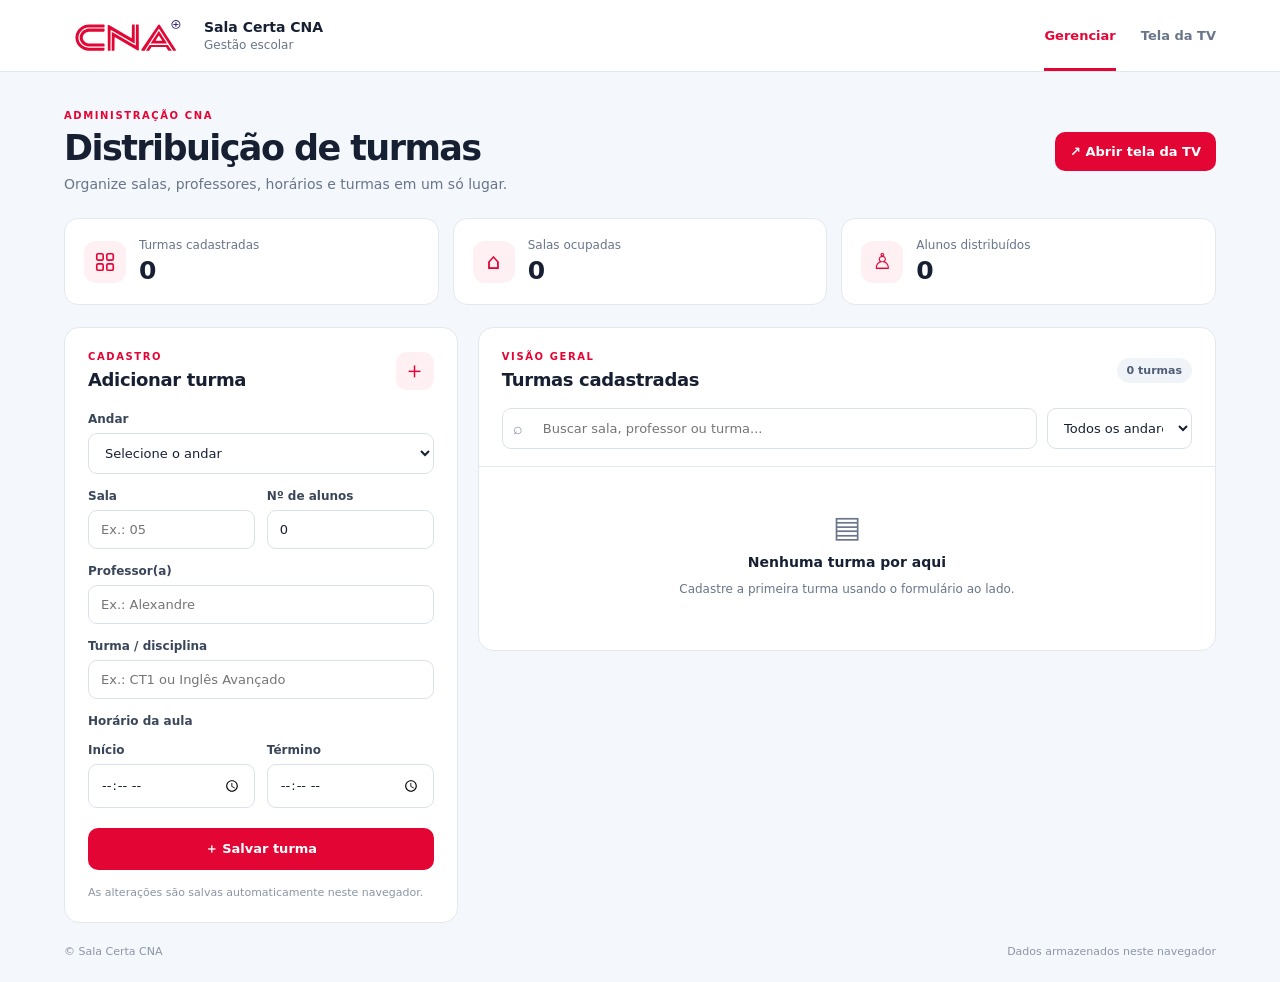
<file: index.html>
<!doctype html>
<html lang="pt-BR">
  <head>
    <meta charset="utf-8">
    <meta name="viewport" content="width=device-width, initial-scale=1">
    <meta name="theme-color" content="#e30635">
    <meta name="description" content="Painel de gerenciamento e distribuição de turmas e salas da CNA.">
    <title>Sala Certa CNA | Gerenciamento de Turmas</title>
    <link rel="icon" type="image/svg+xml" href="assets/cna-logo.svg">
    <link rel="stylesheet" href="style.css">
  </head>
  <body>
    <header class="topbar">
      <a class="brand" href="#admin" aria-label="Sala Certa CNA">
        <span class="brand-mark logo-holder">
          <img src="assets/cna-logo.svg" alt="Logo CNA+">
        </span>
        <span>
          <strong>Sala Certa CNA</strong>
          <small>Gestão escolar</small>
        </span>
      </a>
      <nav class="nav-tabs" aria-label="Navegação principal">
        <a href="#admin" id="adminLink" class="nav-link active">Gerenciar</a>
        <a href="#tv" id="tvLink" class="nav-link">Tela da TV</a>
      </nav>
    </header>
    <main id="adminView" class="page">
      <section class="page-heading">
        <div>
          <p class="eyebrow">ADMINISTRAÇÃO CNA</p>
          <h1>Distribuição de turmas</h1>
          <p class="muted">Organize salas, professores, horários e turmas em um só lugar.</p>
        </div>
        <a class="button button-dark" href="#tv" target="_blank" rel="noopener">↗ Abrir tela da TV</a>
      </section>
      <section class="stats" aria-label="Resumo">
        <article class="stat-card">
          <span class="stat-icon" aria-hidden="true"><svg viewBox="0 0 24 24" width="22" height="22" fill="none" stroke="currentColor" stroke-width="1.8" stroke-linecap="round" stroke-linejoin="round"><rect x="3" y="3" width="7" height="7" rx="1.5"></rect><rect x="14" y="3" width="7" height="7" rx="1.5"></rect><rect x="3" y="14" width="7" height="7" rx="1.5"></rect><rect x="14" y="14" width="7" height="7" rx="1.5"></rect></svg></span>
          <div>
            <span class="stat-label">Turmas cadastradas</span>
            <strong id="totalClasses">0</strong>
          </div>
        </article>
        <article class="stat-card">
          <span class="stat-icon">⌂</span>
          <div>
            <span class="stat-label">Salas ocupadas</span>
            <strong id="totalRooms">0</strong>
          </div>
        </article>
        <article class="stat-card">
          <span class="stat-icon">♙</span>
          <div>
            <span class="stat-label">Alunos distribuídos</span>
            <strong id="totalStudents">0</strong>
          </div>
        </article>
      </section>
      <section class="content-grid">
        <article class="panel form-panel">
          <div class="panel-heading">
            <div>
              <p class="eyebrow">CADASTRO</p>
              <h2 id="formTitle">Adicionar turma</h2>
            </div>
            <span class="heading-icon">＋</span>
          </div>
          <form id="classForm">
            <input type="hidden" id="classId">
            <label for="floor">Andar</label>
            <select id="floor" required>
              <option value="">Selecione o andar</option>
              <option>Térreo</option>
              <option>1º andar</option>
              <option>2º andar</option>
              <option>3º andar</option>
              <option>4º andar</option>
              <option>5º andar</option>
              <option>Outro</option>
            </select>
            <div class="form-row">
              <div>
                <label for="room">Sala</label>
                <input id="room" placeholder="Ex.: 05" required maxlength="20">
              </div>
              <div>
                <label for="students">Nº de alunos</label>
                <input id="students" type="number" min="0" max="999" value="0" required>
              </div>
            </div>
            <label for="teacher">Professor(a)</label>
            <input id="teacher" placeholder="Ex.: Alexandre" required maxlength="80">
            <label for="className">Turma / disciplina</label>
            <input id="className" placeholder="Ex.: CT1 ou Inglês Avançado" required maxlength="100">
            <label>Horário da aula</label>
            <div class="form-row time-row">
              <div>
                <label for="startTime">Início</label>
                <input id="startTime" type="time" required>
              </div>
              <div>
                <label for="endTime">Término</label>
                <input id="endTime" type="time" required>
              </div>
            </div>
            <div id="formError" class="form-error" role="alert" hidden>
            </div>
            <div class="form-actions">
              <button type="submit" class="button button-primary" id="saveButton">＋ Salvar turma</button>
              <button type="button" class="button button-quiet" id="cancelEdit" hidden>Cancelar</button>
            </div>
          </form>
          <p class="form-note">As alterações são salvas automaticamente neste navegador.</p>
        </article>
        <article class="panel list-panel">
          <div class="panel-heading list-heading">
            <div>
              <p class="eyebrow">VISÃO GERAL</p>
              <h2>Turmas cadastradas</h2>
            </div>
            <span id="listCount" class="count-pill">0 turmas</span>
          </div>
          <div class="toolbar">
            <label class="search-box">
              <span aria-hidden="true">⌕</span>
              <input id="searchInput" type="search" placeholder="Buscar sala, professor ou turma..." aria-label="Buscar turmas">
            </label>
            <select id="floorFilter" aria-label="Filtrar por andar">
              <option value="">Todos os andares</option>
            </select>
          </div>
          <div id="classList" class="class-list">
          </div>
          <div id="emptyState" class="empty-state">
            <span class="empty-icon">▤</span>
            <strong>Nenhuma turma por aqui</strong>
            <p>Cadastre a primeira turma usando o formulário ao lado.</p>
          </div>
        </article>
      </section>
      <footer class="page-footer">
        <span>© Sala Certa CNA</span>
        <span>Dados armazenados neste navegador</span>
      </footer>
    </main>
    <main id="tvView" class="tv-view" hidden>
      <header class="tv-header">
        <div class="tv-brand">
          <div>
            <p class="eyebrow">CNA · INFORMAÇÃO ESCOLAR</p>
            <h1>Quadro de Turmas</h1>
          </div>
        </div>
        <div class="tv-clock">
          <strong id="clock">--:--</strong>
          <span id="dateLabel">Carregando data…</span>
        </div>
        <button id="fullscreenButton" class="fullscreen-button" type="button" aria-label="Entrar em tela cheia" title="Tela cheia (Esc para sair)">
          <span aria-hidden="true">⛶</span>
        </button>
      </header>
      <section id="tvContent" class="tv-content">
      </section>
      <footer class="tv-footer">
        <span>Consulte o andar, horário e sala da sua turma</span>
        <span id="tvUpdated">Atualizado agora</span>
      </footer>
    </main>
    <script src="app.js">
    </script>
  </body>
</html>
</file>
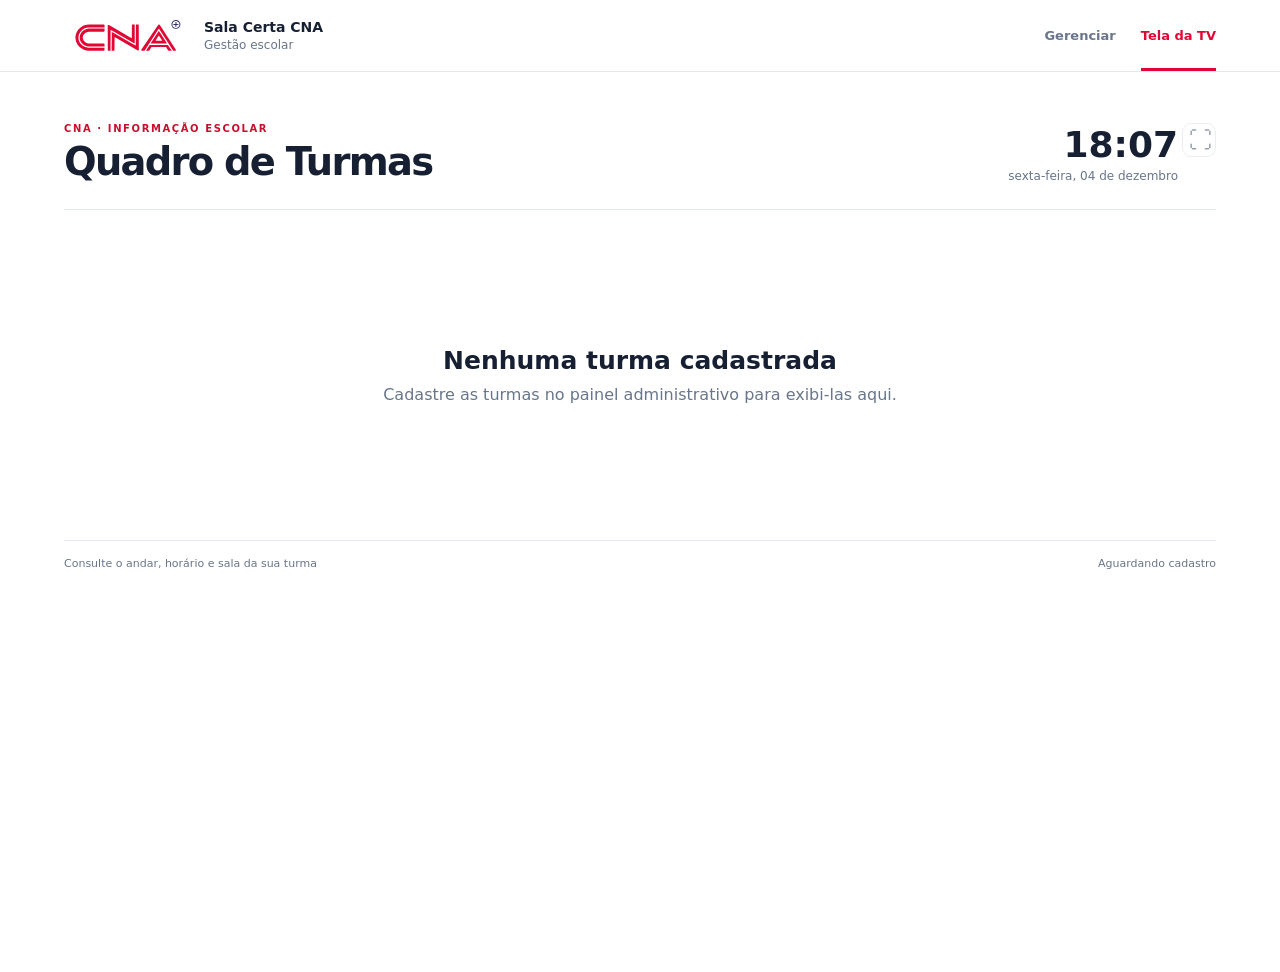
<file: view/index.html>
<!doctype html>
<html lang="pt-BR">
  <head>
    <meta charset="utf-8">
    <meta name="viewport" content="width=device-width, initial-scale=1">
    <meta name="theme-color" content="#e30635">
    <meta name="description" content="Painel de gerenciamento e distribuição de turmas e salas da CNA.">
    <title>Sala Certa CNA | Quadro de Turmas</title>
    <link rel="icon" type="image/svg+xml" href="../assets/cna-logo.svg">
    <link rel="stylesheet" href="../style.css">
  </head>
  <body>
    <header class="topbar">
      <a class="brand" href="#admin" aria-label="Sala Certa CNA">
        <span class="brand-mark logo-holder">
          <img src="../assets/cna-logo.svg" alt="Logo CNA+">
        </span>
        <span>
          <strong>Sala Certa CNA</strong>
          <small>Gestão escolar</small>
        </span>
      </a>
      <nav class="nav-tabs" aria-label="Navegação principal">
        <a href="#admin" id="adminLink" class="nav-link active">Gerenciar</a>
        <a href="#tv" id="tvLink" class="nav-link">Tela da TV</a>
      </nav>
    </header>
    <main id="adminView" class="page">
      <section class="page-heading">
        <div>
          <p class="eyebrow">ADMINISTRAÇÃO CNA</p>
          <h1>Distribuição de turmas</h1>
          <p class="muted">Organize salas, professores, horários e turmas em um só lugar.</p>
        </div>
        <a class="button button-dark" href="#tv" target="_blank" rel="noopener">↗ Abrir tela da TV</a>
      </section>
      <section class="stats" aria-label="Resumo">
        <article class="stat-card">
          <span class="stat-icon">▦</span>
          <div>
            <span class="stat-label">Turmas cadastradas</span>
            <strong id="totalClasses">0</strong>
          </div>
        </article>
        <article class="stat-card">
          <span class="stat-icon">⌂</span>
          <div>
            <span class="stat-label">Salas ocupadas</span>
            <strong id="totalRooms">0</strong>
          </div>
        </article>
        <article class="stat-card">
          <span class="stat-icon">♙</span>
          <div>
            <span class="stat-label">Alunos distribuídos</span>
            <strong id="totalStudents">0</strong>
          </div>
        </article>
      </section>
      <section class="content-grid">
        <article class="panel form-panel">
          <div class="panel-heading">
            <div>
              <p class="eyebrow">CADASTRO</p>
              <h2 id="formTitle">Adicionar turma</h2>
            </div>
            <span class="heading-icon">＋</span>
          </div>
          <form id="classForm">
            <input type="hidden" id="classId">
            <label for="floor">Andar</label>
            <select id="floor" required>
              <option value="">Selecione o andar</option>
              <option>Térreo</option>
              <option>1º andar</option>
              <option>2º andar</option>
              <option>3º andar</option>
              <option>4º andar</option>
              <option>5º andar</option>
              <option>Outro</option>
            </select>
            <div class="form-row">
              <div>
                <label for="room">Sala</label>
                <input id="room" placeholder="Ex.: 05" required maxlength="20">
              </div>
              <div>
                <label for="students">Nº de alunos</label>
                <input id="students" type="number" min="0" max="999" value="0" required>
              </div>
            </div>
            <label for="teacher">Professor(a)</label>
            <input id="teacher" placeholder="Ex.: Alexandre" required maxlength="80">
            <label for="className">Turma / disciplina</label>
            <input id="className" placeholder="Ex.: CT1 ou Inglês Avançado" required maxlength="100">
            <label>Horário da aula</label>
            <div class="form-row time-row">
              <div>
                <label for="startTime">Início</label>
                <input id="startTime" type="time" required>
              </div>
              <div>
                <label for="endTime">Término</label>
                <input id="endTime" type="time" required>
              </div>
            </div>
            <div id="formError" class="form-error" role="alert" hidden>
            </div>
            <div class="form-actions">
              <button type="submit" class="button button-primary" id="saveButton">＋ Salvar turma</button>
              <button type="button" class="button button-quiet" id="cancelEdit" hidden>Cancelar</button>
            </div>
          </form>
          <p class="form-note">As alterações são salvas automaticamente neste navegador.</p>
        </article>
        <article class="panel list-panel">
          <div class="panel-heading list-heading">
            <div>
              <p class="eyebrow">VISÃO GERAL</p>
              <h2>Turmas cadastradas</h2>
            </div>
            <span id="listCount" class="count-pill">0 turmas</span>
          </div>
          <div class="toolbar">
            <label class="search-box">
              <span aria-hidden="true">⌕</span>
              <input id="searchInput" type="search" placeholder="Buscar sala, professor ou turma..." aria-label="Buscar turmas">
            </label>
            <select id="floorFilter" aria-label="Filtrar por andar">
              <option value="">Todos os andares</option>
            </select>
          </div>
          <div id="classList" class="class-list">
          </div>
          <div id="emptyState" class="empty-state">
            <span class="empty-icon">▤</span>
            <strong>Nenhuma turma por aqui</strong>
            <p>Cadastre a primeira turma usando o formulário ao lado.</p>
          </div>
        </article>
      </section>
      <footer class="page-footer">
        <span>© Sala Certa CNA</span>
        <span>Dados armazenados neste navegador</span>
      </footer>
    </main>
    <main id="tvView" class="tv-view" hidden>
      <header class="tv-header">
        <div class="tv-brand">
          <div>
            <p class="eyebrow">CNA · INFORMAÇÃO ESCOLAR</p>
            <h1>Quadro de Turmas</h1>
          </div>
        </div>
        <div class="tv-clock">
          <strong id="clock">--:--</strong>
          <span id="dateLabel">Carregando data…</span>
        </div>
        <button id="fullscreenButton" class="fullscreen-button" type="button" aria-label="Entrar em tela cheia" title="Tela cheia (Esc para sair)">
          <span aria-hidden="true">⛶</span>
        </button>
      </header>
      <section id="tvContent" class="tv-content">
      </section>
      <footer class="tv-footer">
        <span>Consulte o andar, horário e sala da sua turma</span>
        <span id="tvUpdated">Atualizado agora</span>
      </footer>
    </main>
    <script src="../app.js">
    </script>
  </body>
</html>
</file>
<file: style.css>
:root {
  font-family: Inter,system-ui,-apple-system,"Segoe UI",sans-serif;
  color: #172033;
  background: #f4f7fb;
  --blue: #e30635;
  --navy: #302d74;
  --muted: #68758a;
  --line: #e3e8ef;
}
* {
  box-sizing: border-box;
}
body {
  margin: 0;
  min-height: 100vh;
}
button,input,select {
  font: inherit;
}
a {
  color: inherit;
  text-decoration: none;
}
[hidden] {
  display: none!important;
}
.topbar {
  height: 72px;
  padding: 0 clamp(16px,5vw,72px);
  display: flex;
  align-items: center;
  justify-content: space-between;
  background: #fff;
  border-bottom: 1px solid var(--line);
}
.brand,.tv-brand {
  display: flex;
  align-items: center;
  gap: 12px;
}
.brand-mark {
  width: 42px;
  height: 42px;
  display: grid;
  place-items: center;
  background: var(--blue);
  color: #fff;
  border-radius: 12px;
  font-weight: 850;
}
.brand strong,.brand small {
  display: block;
}
.brand strong {
  font-size: 14px;
}
.brand small {
  font-size: 12px;
  color: var(--muted);
  margin-top: 3px;
}
.nav-tabs {
  height: 100%;
  display: flex;
  gap: 25px;
}
.nav-link {
  display: flex;
  align-items: center;
  position: relative;
  color: var(--muted);
  font-size: 13px;
  font-weight: 700;
}
.nav-link.active {
  color: var(--blue);
}
.nav-link.active:after {
  content: "";
  height: 3px;
  position: absolute;
  bottom: 0;
  left: 0;
  right: 0;
  background: var(--blue);
}
.page {
  max-width: 1400px;
  margin: auto;
  padding: 38px clamp(16px,5vw,72px) 24px;
}
.page-heading {
  display: flex;
  align-items: center;
  justify-content: space-between;
  gap: 18px;
  margin-bottom: 26px;
}
.eyebrow {
  margin: 0 0 7px;
  font-size: 10px;
  letter-spacing: .16em;
  font-weight: 850;
  color: var(--blue);
}
h1 {
  font-size: clamp(25px,3vw,35px);
  letter-spacing: -.045em;
  margin: 0 0 8px;
}
h2 {
  font-size: 18px;
  margin: 0;
  letter-spacing: -.02em;
}
.muted {
  margin: 0;
  color: var(--muted);
  font-size: 14px;
}
.button {
  border: 0;
  border-radius: 10px;
  padding: 12px 15px;
  display: inline-flex;
  justify-content: center;
  align-items: center;
  font-size: 13px;
  font-weight: 750;
  cursor: pointer;
}
.button-dark {
  background: var(--blue);
  color: #fff;
}
.button-primary {
  background: var(--blue);
  color: #fff;
}
.button-quiet {
  background: #eef1f6;
  color: var(--muted);
}
.stats {
  display: grid;
  grid-template-columns: repeat(3,1fr);
  gap: 14px;
  margin-bottom: 22px;
}
.stat-card {
  display: flex;
  align-items: center;
  gap: 13px;
  padding: 19px;
  background: #fff;
  border: 1px solid var(--line);
  border-radius: 14px;
}
.stat-icon {
  display: grid;
  place-items: center;
  width: 42px;
  height: 42px;
  background: #fff0f3;
  color: var(--blue);
  border-radius: 12px;
  font-size: 22px;
}
.stat-label {
  display: block;
  color: var(--muted);
  font-size: 12px;
  margin-bottom: 4px;
}
.stat-card strong {
  font-size: 25px;
}
.content-grid {
  display: grid;
  grid-template-columns: minmax(280px,.8fr) minmax(0,1.5fr);
  gap: 20px;
  align-items: start;
}
.panel {
  background: #fff;
  border: 1px solid var(--line);
  border-radius: 15px;
  overflow: hidden;
}
.form-panel {
  padding: 23px;
}
.panel-heading {
  display: flex;
  align-items: center;
  justify-content: space-between;
  gap: 12px;
  margin-bottom: 22px;
}
.heading-icon {
  display: grid;
  place-items: center;
  width: 38px;
  height: 38px;
  border-radius: 11px;
  background: #fff0f3;
  color: var(--blue);
  font-size: 23px;
}
form label {
  display: block;
  margin: 15px 0 7px;
  font-size: 12px;
  font-weight: 750;
  color: #39465a;
}
input,select {
  width: 100%;
  min-width: 0;
  padding: 11px 12px;
  border: 1px solid #dbe1eb;
  border-radius: 9px;
  background: #fff;
  color: #172033;
  font-size: 13px;
  outline: none;
}
input: focus,select:focus {;
  border-color: #ef8095;
  box-shadow: 0 0 0 3px #fff0f3;
}
.form-row {
  display: grid;
  grid-template-columns: 1fr 1fr;
  gap: 12px;
}
.form-actions {
  display: flex;
  gap: 8px;
  margin-top: 20px;
}
.form-actions .button-primary {
  flex: 1;
}
.form-note {
  font-size: 11px;
  color: #8a95a6;
  margin: 16px 0 0;
}
.form-error {
  margin-top: 12px;
  padding: 10px;
  background: #fff0ef;
  color: #b42318;
  border-radius: 8px;
  font-size: 12px;
}
.list-heading {
  padding: 23px 23px 0;
  margin-bottom: 18px;
}
.count-pill {
  padding: 6px 10px;
  border-radius: 20px;
  background: #f0f3f8;
  color: #4e5e76;
  font-size: 11px;
  font-weight: 750;
}
.toolbar {
  display: flex;
  gap: 10px;
  padding: 0 23px 17px;
  border-bottom: 1px solid var(--line);
}
.search-box {
  display: flex;
  align-items: center;
  gap: 8px;
  flex: 1;
  padding-left: 10px;
  border: 1px solid #dbe1eb;
  border-radius: 9px;
  color: #8792a4;
}
.search-box input {
  border: 0;
  box-shadow: none!important;
}
.toolbar select {
  width: 145px;
}
.class-list {
  padding: 0 23px;
}
.class-item {
  display: flex;
  align-items: center;
  gap: 12px;
  padding: 16px 0;
  border-bottom: 1px solid #edf0f5;
}
.room-number {
  width: 46px;
  height: 46px;
  display: grid;
  place-items: center;
  flex-shrink: 0;
  border-radius: 11px;
  background: #fff0f3;
  color: var(--blue);
  font-size: 13px;
  font-weight: 850;
}
.class-info {
  flex: 1;
  min-width: 0;
}
.class-info strong {
  display: block;
  font-size: 14px;
  margin-bottom: 4px;
  overflow-wrap: anywhere;
}
.class-info span {
  display: block;
  color: var(--muted);
  font-size: 12px;
  line-height: 1.5;
}
.student-count {
  font-size: 11px;
  color: #53627a;
  white-space: nowrap;
}
.item-actions {
  display: flex;
  gap: 4px;
}
.icon-button {
  width: 31px;
  height: 31px;
  border: 0;
  border-radius: 8px;
  background: transparent;
  color: #6d7a8f;
  cursor: pointer;
  font-size: 16px;
}
.icon-button:hover {
  background: #f0f4fb;
  color: var(--blue);
}
.icon-button.delete:hover {
  background: #fff1f0;
  color: #c52d2d;
}
.empty-state {
  display: none;
  padding: 42px 20px;
  text-align: center;
  color: var(--muted);
}
.empty-state.visible {
  display: block;
}
.empty-icon {
  font-size: 30px;
  display: block;
  margin-bottom: 10px;
}
.empty-state strong {
  display: block;
  color: #172033;
  font-size: 14px;
}
.empty-state p {
  font-size: 12px;
}
.page-footer {
  display: flex;
  justify-content: space-between;
  gap: 12px;
  padding-top: 22px;
  font-size: 11px;
  color: #8b96a7;
}
.tv-view {
  min-height: 100vh;
  padding: clamp(22px,4vw,55px) clamp(18px,5vw,72px) 20px;
  background: #ffffff;
  color: #172033;
}
.tv-header {
  display: flex;
  align-items: center;
  justify-content: space-between;
  gap: 20px;
  padding-bottom: 25px;
  border-bottom: 1px solid #e3e8ef;
}
.tv-brand .brand-mark {
  width: 148px;
  height: 62px;
  border-radius: 6px;
  background: #fff;
  padding: 2px 5px;
}
.tv-brand .brand-mark img {
  width: 100%;
  height: 100%;
  object-fit: contain;
}
.tv-brand .eyebrow {
  color: #c8102e;
  margin-bottom: 5px;
}
.tv-brand h1 {
  font-size: clamp(24px,3vw,40px);
  margin: 0;
}
.tv-clock {
  text-align: right;
}
.tv-clock strong {
  display: block;
  font-size: clamp(24px,3vw,36px);
  font-variant-numeric: tabular-nums;
}
.tv-clock span {
  font-size: 12px;
  color: #68758a;
}
.tv-content {
  display: grid;
  grid-template-columns: repeat(2,minmax(0,1fr));
  gap: 27px;
  padding: 28px 0;
}
.tv-view .eyebrow {
  color: #c8102e;
}
.floor-title {
  color: #302d74;
}
.floor-section {
  min-width: 0;
}
.floor-title {
  display: flex;
  align-items: center;
  gap: 12px;
  margin-bottom: 14px;
  color: #c8102e;
  font-size: clamp(15px,1.6vw,21px);
  letter-spacing: .08em;
  text-transform: uppercase;
}
.floor-title:after {
  content: "";
  height: 1px;
  background: #e3e8ef;
  flex: 1;
}
.tv-class-list {
  display: grid;
  gap: 11px;
}
.tv-class {
  display: grid;
  grid-template-columns: 76px minmax(0,1fr);
  align-items: center;
  gap: 16px;
  padding: 17px;
  background: #fff;
  border: 1px solid #e3e8ef;
  border-left: 4px solid #e30635;
  border-radius: 14px;
  box-shadow: 0 3px 12px rgba(23,32,51,.04);
}
.tv-room {
  display: grid;
  place-items: center;
  min-height: 65px;
  border-radius: 10px;
  background: #fff0f3;
  color: #c8102e;
  border: 1px solid #f3c4ce;
  font-size: 20px;
  font-weight: 850;
}
.tv-class h3 {
  font-size: clamp(17px,1.8vw,23px);
  margin: 0 0 6px;
  overflow-wrap: anywhere;
}
.tv-class p {
  font-size: clamp(13px,1.2vw,16px);
  color: #39465a;
  margin: 0 0 7px;
}
.tv-class small {
  font-size: 12px;
  color: #68758a;
}
.tv-empty {
  grid-column: 1/-1;
  text-align: center;
  padding: 12vh 20px;
  color: #68758a;
}
.tv-empty strong {
  display: block;
  color: #172033;
  font-size: 25px;
  margin-bottom: 10px;
}
.tv-footer {
  display: flex;
  justify-content: space-between;
  gap: 12px;
  border-top: 1px solid #e3e8ef;
  padding-top: 16px;
  color: #68758a;
  font-size: 11px;
}
@media(max-width:900px) {
  .content-grid {
    grid-template-columns: 1fr;
  }
}
@media(max-width:600px) {
  .topbar {
    height: 64px;
    padding: 0 13px;
  }
  .brand small {
    display: none;
  }
  .nav-tabs {
    gap: 14px;
  }
  .nav-link {
    font-size: 12px;
  }
  .page {
    padding: 25px 13px 18px;
  }
  .page-heading {
    align-items: flex-start;
    flex-direction: column;
  }
  .page-heading .button {
    width: 100%;
  }
  .stats {
    gap: 7px;
  }
  .stat-card {
    padding: 11px 8px;
    gap: 7px;
  }
  .stat-icon {
    width: 30px;
    height: 30px;
    font-size: 16px;
  }
  .stat-label {
    font-size: 9px;
  }
  .stat-card strong {
    font-size: 20px;
  }
  .form-panel {
    padding: 17px;
  }
  .list-heading {
    padding: 18px 15px 0;
  }
  .toolbar {
    padding: 0 15px 14px;
    flex-direction: column;
  }
  .toolbar select {
    width: 100%;
  }
  .class-list {
    padding: 0 15px;
  }
  .class-item {
    gap: 8px;
    flex-wrap: wrap;
  }
  .room-number {
    width: 39px;
    height: 39px;
  }
  .student-count {
    display: none;
  }
  .page-footer {
    flex-direction: column;
  }
  .tv-view {
    padding: 22px 14px 14px;
  }
  .tv-header {
    align-items: flex-start;
  }
  .tv-brand {
    gap: 8px;
  }
  .tv-brand .brand-mark {
    width: 39px;
    height: 39px;
  }
  .tv-brand h1 {
    font-size: 19px;
  }
  .tv-brand .eyebrow {
    font-size: 8px;
  }
  .tv-clock strong {
    font-size: 22px;
  }
  .tv-clock span {
    font-size: 9px;
  }
  .tv-content {
    grid-template-columns: 1fr;
    gap: 22px;
    padding: 22px 0;
  }
  .tv-class {
    grid-template-columns: 60px minmax(0,1fr);
    padding: 12px;
    gap: 11px;
  }
  .tv-room {
    min-height: 58px;
    font-size: 16px;
  }
  .tv-class h3 {
    font-size: 18px;
  }
  .tv-class p {
    font-size: 13px;
  }
  .tv-footer {
    font-size: 9px;
  }
}
@media(min-width:1400px) {
  .tv-content {
    grid-template-columns: repeat(3,minmax(0,1fr));
  }
}
.logo-holder {
  width: 112px;
  height: 48px;
  background: #fff;
  color: #e30635;
  padding: 4px 8px;
  border-radius: 8px;
  display: flex;
  align-items: center;
  justify-content: center;
  font-size: 27px;
  font-weight: 900;
  letter-spacing: -.09em;
  line-height: 1;
  flex-shrink: 0;
}
.logo-holder span {
  color: #e30635;
  font-size: .8em;
  align-self: flex-start;
  margin-left: 1px;
}
.tv-brand .logo-holder {
  width: 128px;
  height: 56px;
  font-size: 31px;
}
.time-row label {
  margin-top: 8px;
}
@media(max-width:600px) {
  .brand .logo-holder {
    width: 90px;
    height: 42px;
  }
  .tv-brand .logo-holder {
    width: 92px;
    height: 44px;
  }
  .tv-brand .brand-mark {
    width: 92px;
    height: 44px;
  }
  .time-row {
    gap: 10px;
  }
}
/* Marca CNA e painel de TV claro */
.logo-holder {
  width: 128px;
  height: 52px;
  display: flex;
  align-items: center;
  justify-content: center;
  background: #fff;
  border-radius: 6px;
  overflow: hidden;
  flex-shrink: 0;
}
.logo-holder img {
  display: block;
  width: 100%;
  height: 100%;
  object-fit: contain;
}
.tv-brand .logo-holder {
  width: 148px;
  height: 62px;
}
@media(max-width:600px) {
  .brand .logo-holder {
    width: 90px;
    height: 42px;
  }
  .tv-brand .logo-holder {
    width: 92px;
    height: 44px;
  }
}
/* Botão discreto para alternar tela cheia no painel da TV */
.tv-header {
  position: relative;
}
.fullscreen-button {
  position: absolute;
  top: 0;
  right: 0;
  width: 34px;
  height: 34px;
  display: grid;
  place-items: center;
  border: 1px solid #e3e8ef;
  border-radius: 9px;
  background: rgba(255,255,255,.92);
  color: #68758a;
  font-size: 23px;
  line-height: 1;
  cursor: pointer;
  opacity: .72;
  transition: opacity .15s ease,background .15s ease,color .15s ease;
}
.fullscreen-button:hover,.fullscreen-button:focus-visible {
  opacity: 1;
  background: #fff0f3;
  color: #c8102e;
  outline: 2px solid #f3c4ce;
  outline-offset: 2px;
}
.tv-clock {
  padding-right: 38px;
}
body: fullscreen .tv-view {;
  min-height: 100vh;
}
@media(max-width:600px) {
  .fullscreen-button {
    width: 30px;
    height: 30px;
    font-size: 20px;
    top: -3px;
    right: -2px;
  }
  .tv-clock {
    padding-right: 30px;
  }
}

/* CNA logo, white TV view, and fullscreen control */
.logo-holder {
  width: 128px;
  height: 52px;
  display: flex;
  align-items: center;
  justify-content: center;
  background: #fff;
  border-radius: 6px;
  overflow: hidden;
  flex-shrink: 0;
}
.logo-holder img {
  display: block;
  width: 100%;
  height: 100%;
  object-fit: contain;
}
.tv-brand .logo-holder {
  width: 148px;
  height: 62px;
}
.tv-view {
  background: #fff;
  color: #172033;
}
.tv-view .eyebrow {
  color: #c8102e;
}
.tv-class {
  background: #fff;
  border: 1px solid #e3e8ef;
  border-left: 4px solid #e30635;
  border-radius: 14px;
  box-shadow: 0 3px 12px rgba(23, 32, 51, .04);
}
.tv-room {
  background: #fff0f3;
  color: #c8102e;
  border: 1px solid #f3c4ce;
}
.tv-footer {
  color: #68758a;
  border-top: 1px solid #e3e8ef;
}
.tv-header {
  position: relative;
}
.fullscreen-button {
  position: absolute;
  top: 0;
  right: 0;
  width: 34px;
  height: 34px;
  display: grid;
  place-items: center;
  border: 1px solid #e3e8ef;
  border-radius: 9px;
  background: rgba(255, 255, 255, .92);
  color: #68758a;
  font-size: 23px;
  line-height: 1;
  cursor: pointer;
  opacity: .72;
  transition: opacity .15s ease, background .15s ease, color .15s ease;
}
.fullscreen-button:hover,
.fullscreen-button:focus-visible {
  opacity: 1;
  background: #fff0f3;
  color: #c8102e;
  outline: 2px solid #f3c4ce;
  outline-offset: 2px;
}
.tv-clock {
  padding-right: 38px;
}
body:fullscreen .tv-view {
  min-height: 100vh;
}
@media (max-width: 600px) {
  .brand .logo-holder {
    width: 90px;
    height: 42px;
  }
  .tv-brand .logo-holder {
    width: 92px;
    height: 44px;
  }
  .fullscreen-button {
    width: 30px;
    height: 30px;
    font-size: 20px;
    top: -3px;
    right: -2px;
  }
  .tv-clock {
    padding-right: 30px;
  }
}
</file>
